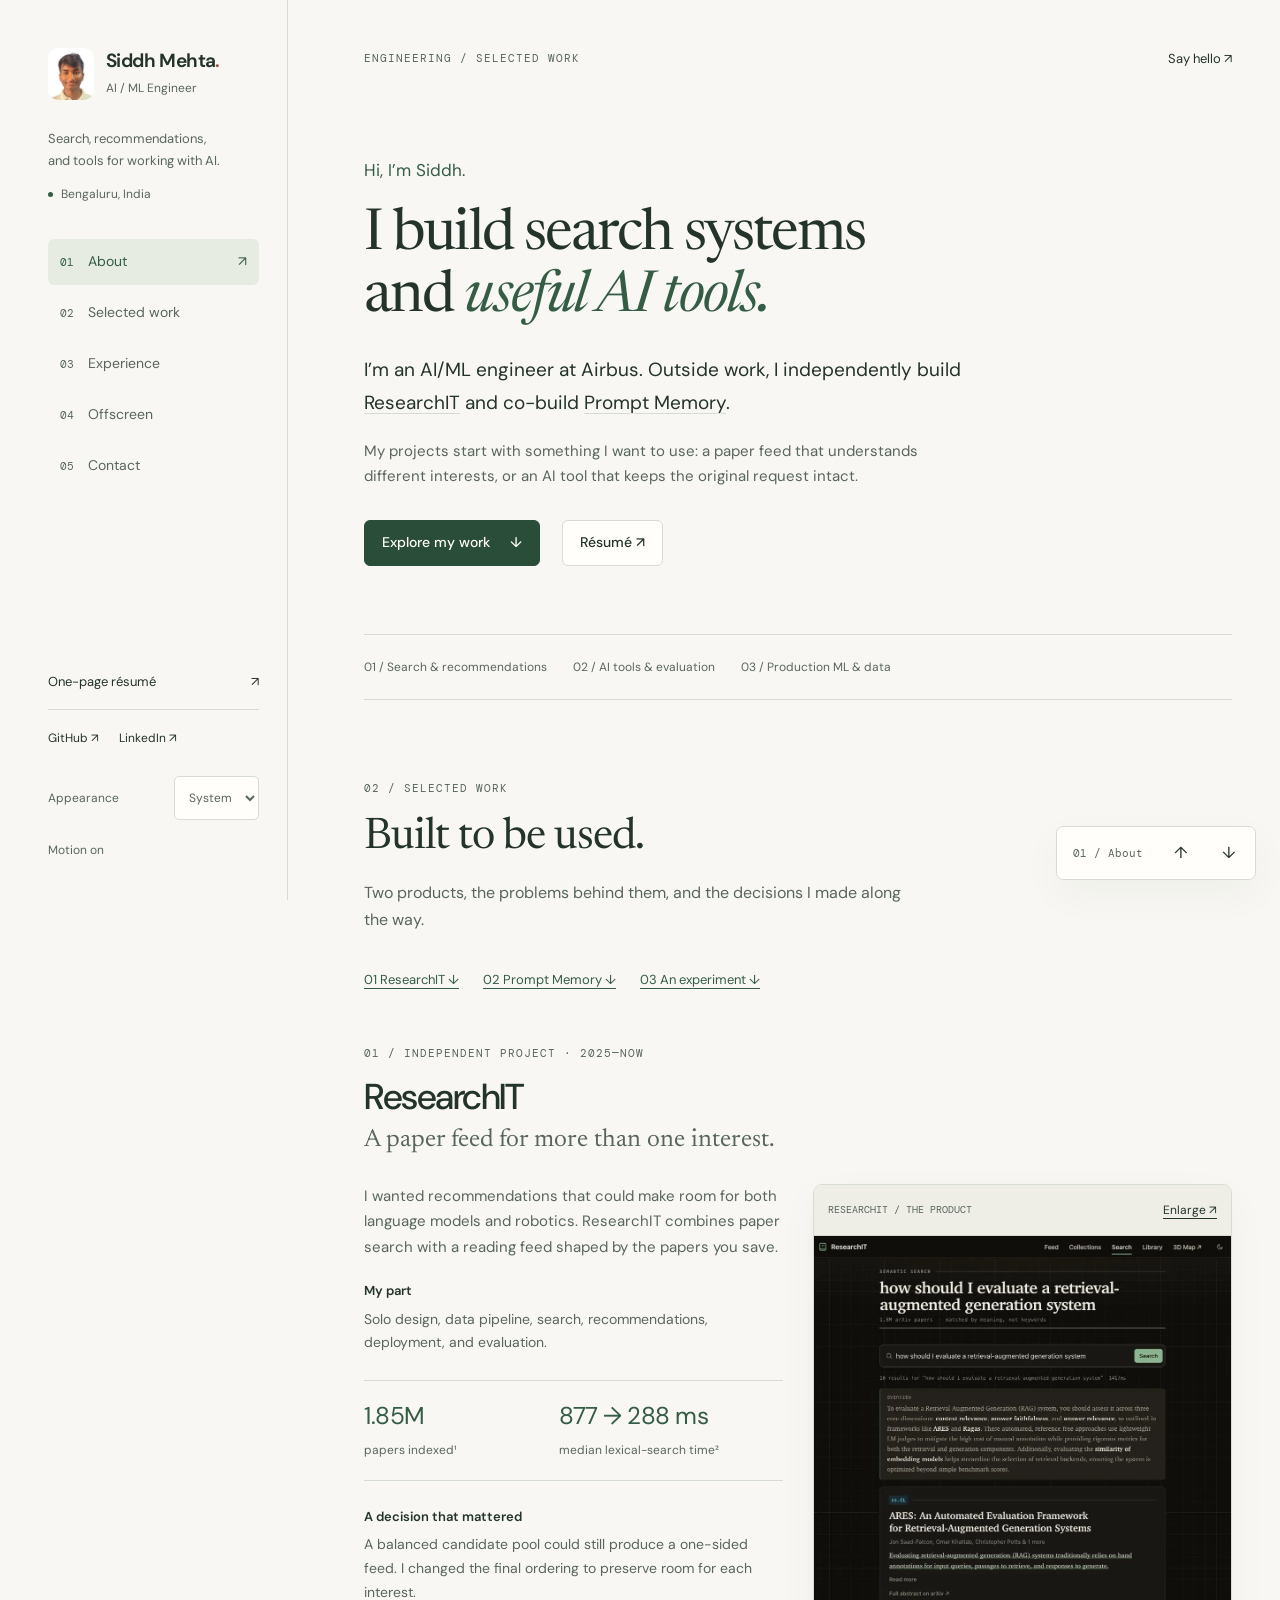
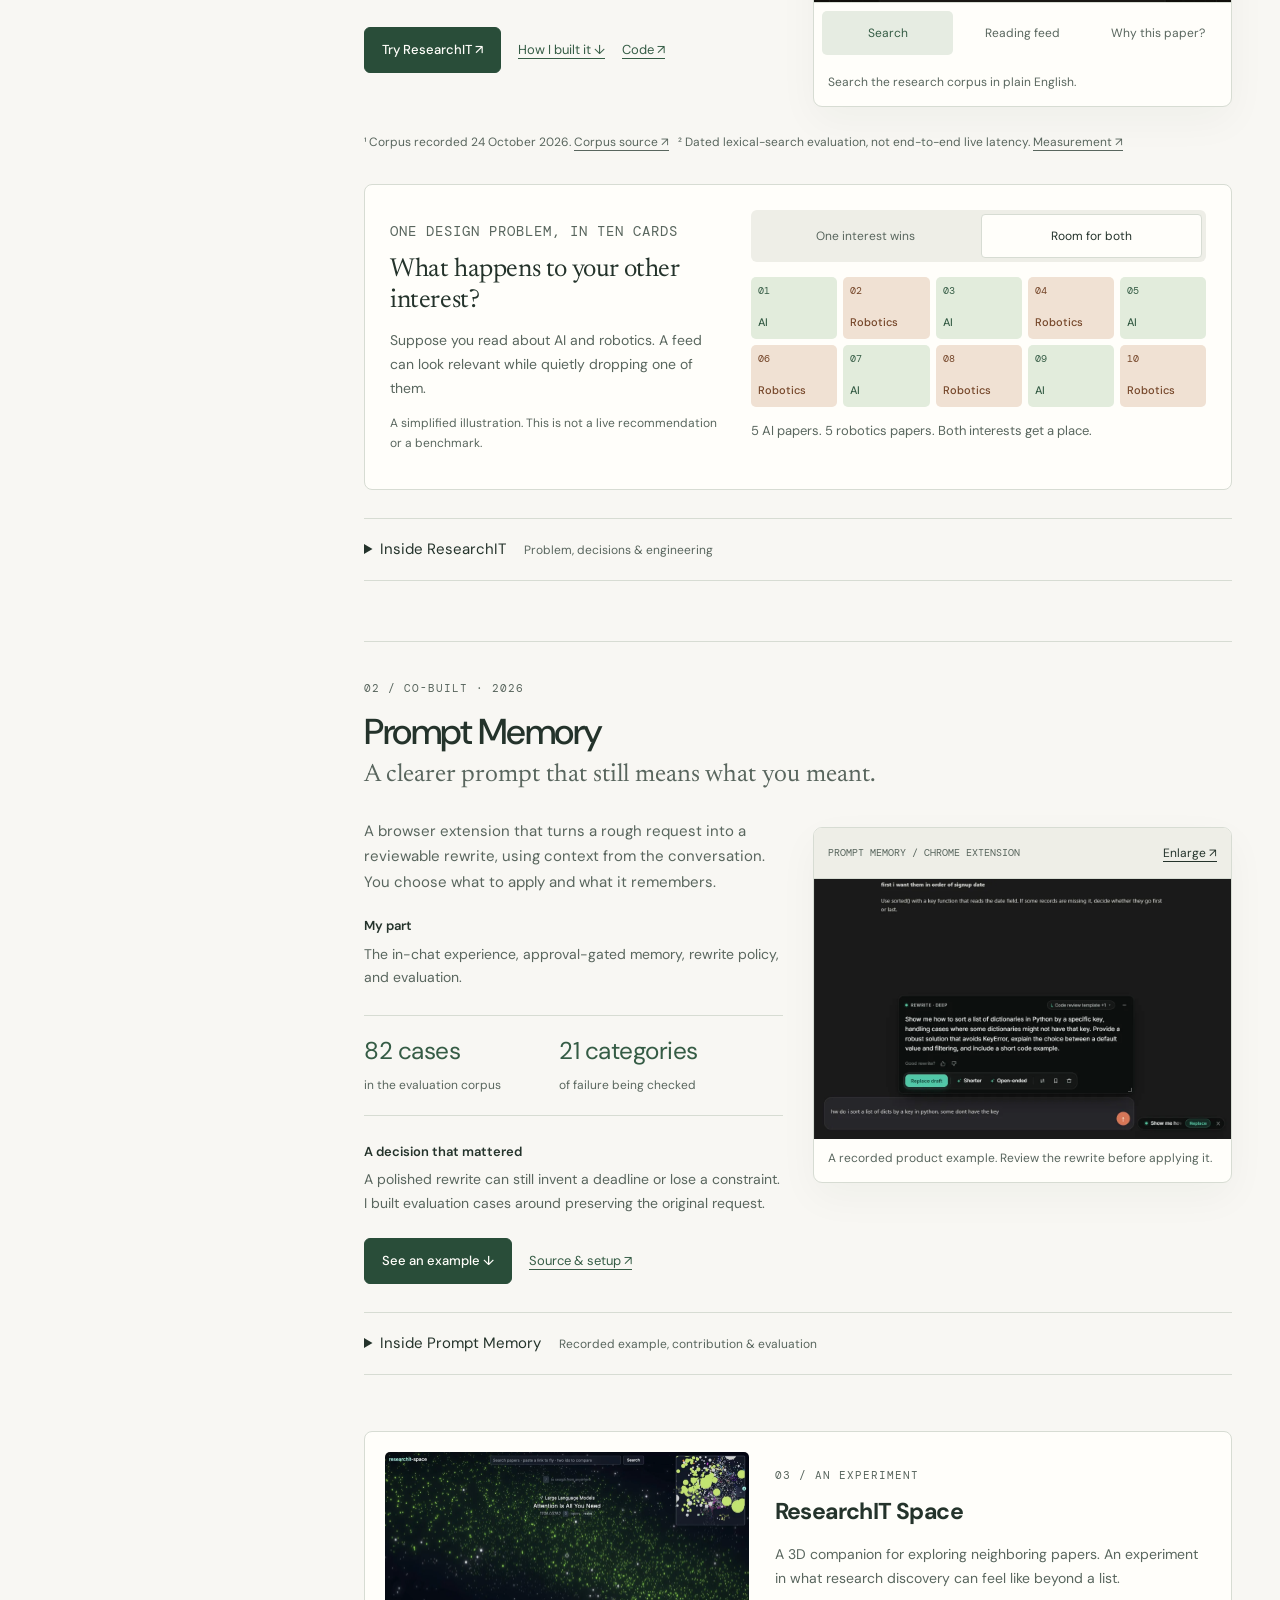
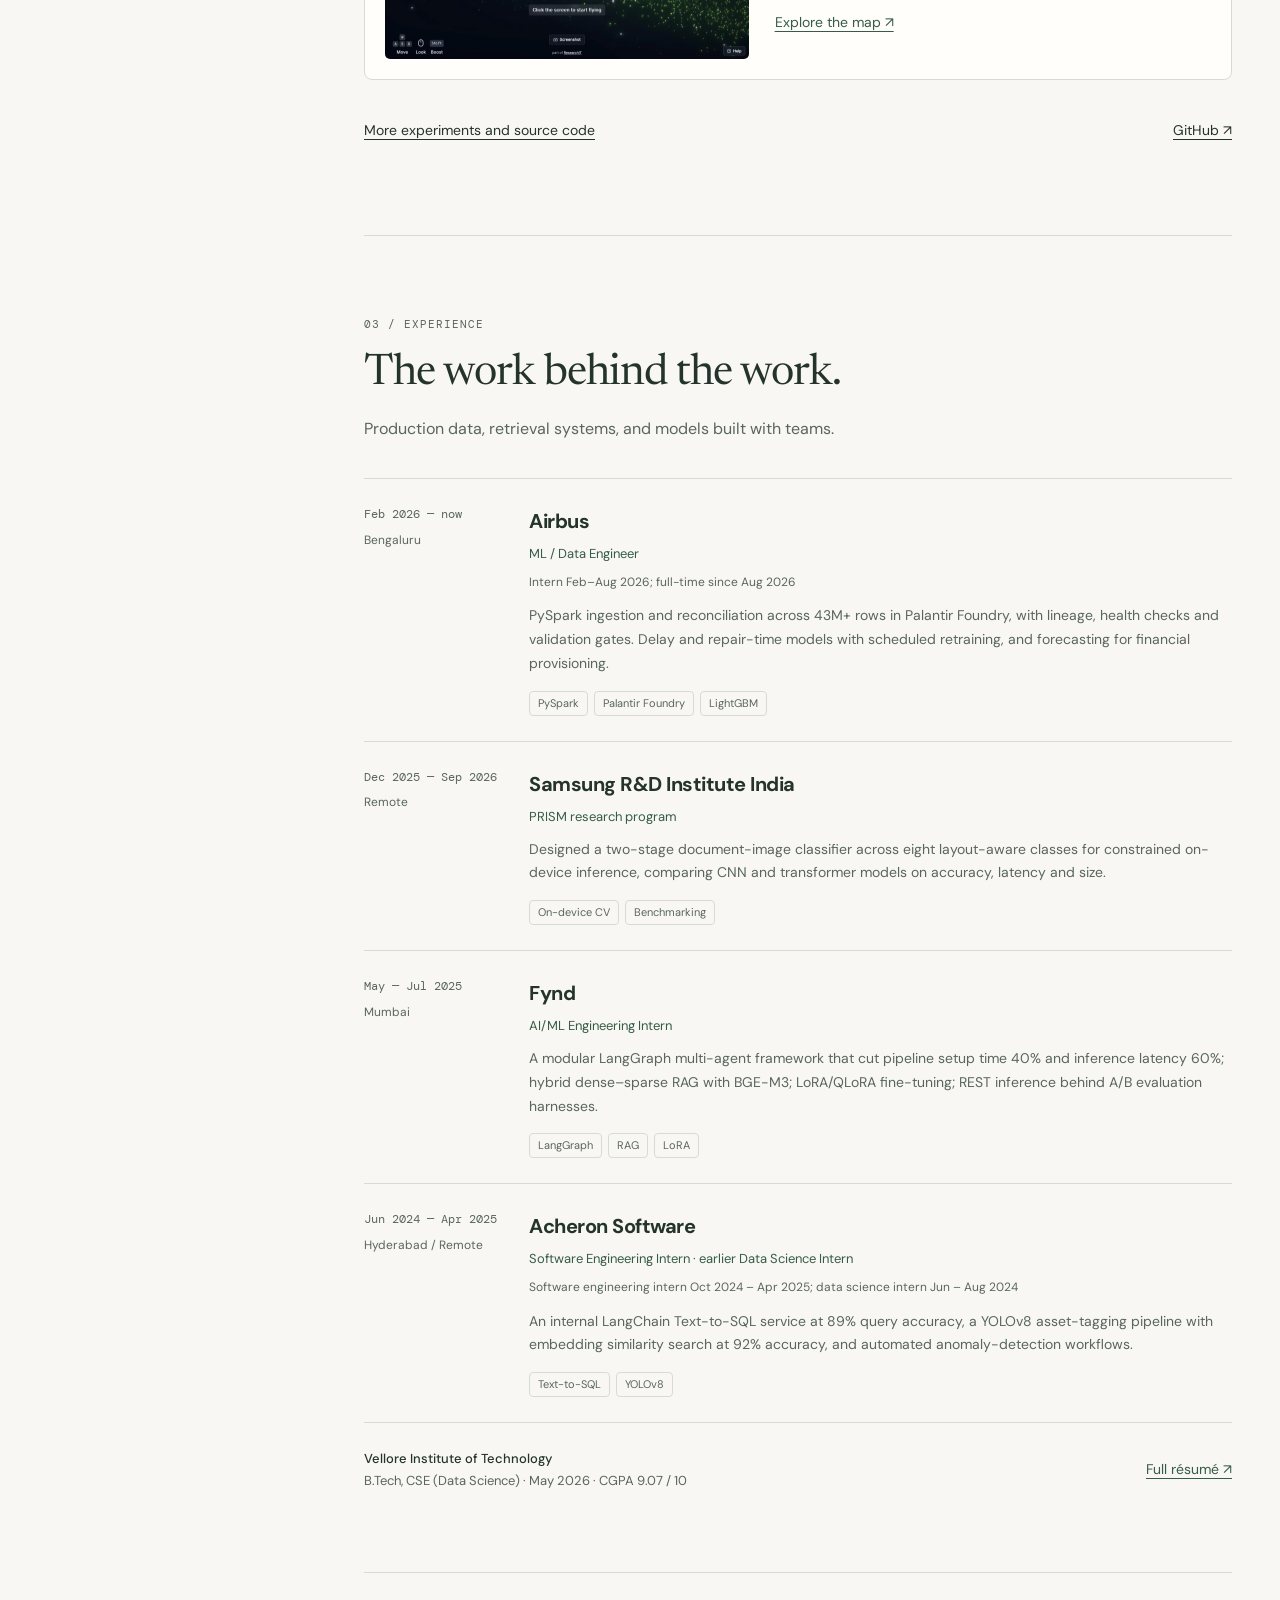
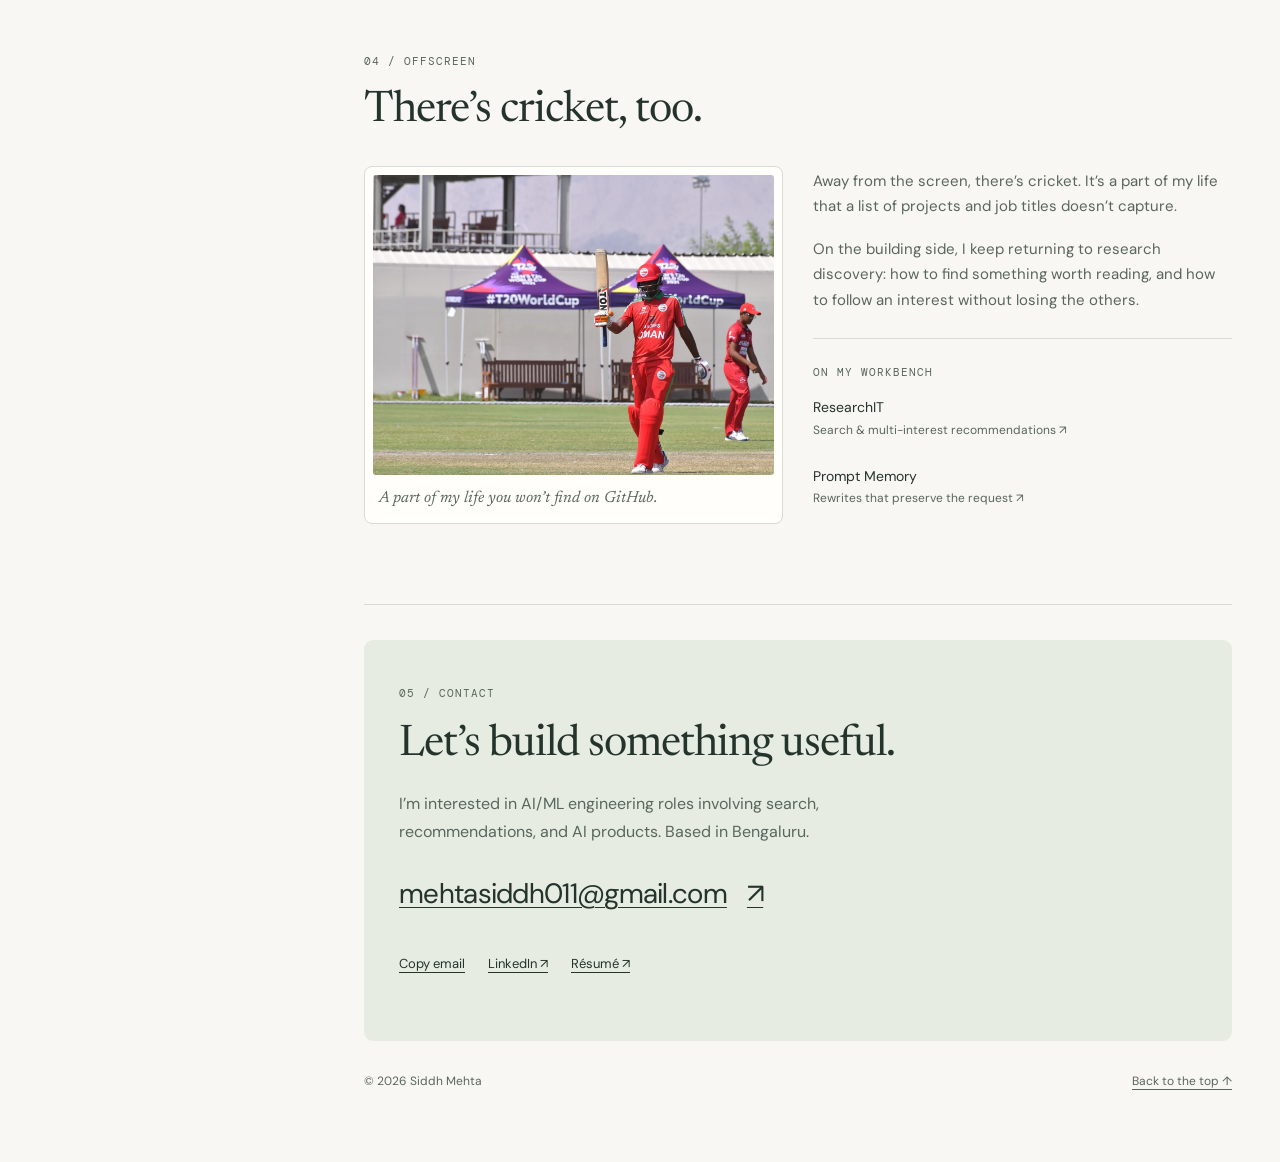
<file: index.html>
<!doctype html>
<html lang="en">
<head>
<meta charset="utf-8">
<meta name="viewport" content="width=device-width, initial-scale=1">
<title>Siddh Mehta — AI / ML Engineer</title>
<meta name="description" content="Siddh Mehta, AI/ML engineer at Airbus. Solo builder of ResearchIT and co-builder of Prompt Memory. Selected work, engineering decisions, and life beyond the screen.">
<link rel="canonical" href="https://siddhm11.github.io/">
<meta name="theme-color" content="#f8f7f3">
<meta name="color-scheme" content="light dark">
<meta property="og:type" content="website">
<meta property="og:title" content="Siddh Mehta — AI / ML Engineer">
<meta property="og:description" content="Search systems, useful AI tools, and the decisions behind them.">
<meta property="og:image" content="https://siddhm11.github.io/assets/social-card.png">
<meta name="twitter:card" content="summary_large_image">
<link rel="icon" href="icon.svg" type="image/svg+xml">
<script>
// Apply the saved preference before paint. Storage is optional (including file previews).
(function () {
  var preference = 'system';
  try { preference = localStorage.getItem('siddh-theme') || 'system'; } catch (_) {}
  if (['light', 'dark', 'system'].indexOf(preference) < 0) preference = 'system';
  document.documentElement.dataset.themePreference = preference;
  document.documentElement.dataset.theme = preference === 'system'
    ? (window.matchMedia('(prefers-color-scheme: dark)').matches ? 'dark' : 'light') : preference;
})();
</script>
<link rel="preconnect" href="https://fonts.googleapis.com">
<link rel="preconnect" href="https://fonts.gstatic.com" crossorigin>
<link href="https://fonts.googleapis.com/css2?family=DM+Sans:wght@400;500;600;650;700&family=DM+Mono:wght@400;500&family=Newsreader:ital,opsz,wght@0,6..72,400;0,6..72,500;1,6..72,400&display=swap" rel="stylesheet">
<link rel="stylesheet" href="style.css">
<script src="app.js" defer></script>
</head>
<body>
<a class="skip" href="#main">Skip to content</a>
<div class="site-shell">
<aside class="sidebar" aria-label="About Siddh and navigation">
 <a class="identity" href="#hello"><img src="assets/portrait.webp" width="64" height="64" alt="Siddh Mehta"><span><strong>Siddh Mehta<span class="name-dot">.</span></strong><small>AI / ML Engineer</small></span></a>
 <p class="sidebar-intro">Search, recommendations,<br>and tools for working with AI.</p>
 <span class="location"><i aria-hidden="true"></i>Bengaluru, India</span>
 <nav class="chapter-nav" aria-label="Portfolio chapters">
  <a href="#hello" class="current" aria-current="location"><span>01</span>About<span class="nav-arrow" aria-hidden="true">↗</span></a>
  <a href="#work"><span>02</span>Selected work<span class="nav-arrow" aria-hidden="true">↗</span></a>
  <a href="#journey"><span>03</span>Experience<span class="nav-arrow" aria-hidden="true">↗</span></a>
  <a href="#offscreen"><span>04</span>Offscreen<span class="nav-arrow" aria-hidden="true">↗</span></a>
  <a href="#contact"><span>05</span>Contact<span class="nav-arrow" aria-hidden="true">↗</span></a>
 </nav>
 <div class="sidebar-bottom">
  <a class="resume-link" href="Siddh_Mehta_Resume.pdf" target="_blank" rel="noopener">One-page résumé <span>↗</span></a>
  <div class="socials"><a href="https://github.com/siddhm11" target="_blank" rel="noopener">GitHub ↗</a><a href="https://www.linkedin.com/in/siddhm11" target="_blank" rel="noopener">LinkedIn ↗</a></div>
  <div class="preferences" data-enhanced hidden><label for="theme-select">Appearance</label><select id="theme-select"><option value="system">System</option><option value="light">Light</option><option value="dark">Dark</option></select><button type="button" id="motion-toggle" aria-pressed="false">Motion on</button></div>
 </div>
</aside>
<main id="main">
<section class="chapter hello" id="hello" aria-labelledby="hello-title">
 <div class="section-top"><span class="eyebrow">ENGINEERING / SELECTED WORK</span><a href="mailto:mehtasiddh011@gmail.com">Say hello ↗</a></div>
 <p class="greeting">Hi, I’m Siddh.</p>
 <h1 id="hello-title">I build search systems<br>and <em>useful AI tools.</em></h1>
 <p class="hero-description">I’m an AI/ML engineer at Airbus. Outside work, I independently build <a href="#researchit">ResearchIT</a> and co-build <a href="#prompt-memory">Prompt Memory</a>.</p>
 <p class="hero-note">My projects start with something I want to use: a paper feed that understands different interests, or an AI tool that keeps the original request intact.</p>
 <div class="hero-actions"><a class="button primary" href="#work">Explore my work <span>↓</span></a><a class="button secondary" href="Siddh_Mehta_Resume.pdf" target="_blank" rel="noopener">Résumé ↗</a></div>
 <div class="intro-strip"><span>01 / Search & recommendations</span><span>02 / AI tools & evaluation</span><span>03 / Production ML & data</span></div>
</section>
<section class="chapter work" id="work" aria-labelledby="work-title">
 <div class="section-heading"><p class="eyebrow">02 / SELECTED WORK</p><h2 id="work-title">Built to be used.</h2><p>Two products, the problems behind them, and the decisions I made along the way.</p></div>
 <nav class="work-index" aria-label="Jump to a project"><a href="#researchit">01 ResearchIT ↓</a><a href="#prompt-memory">02 Prompt Memory ↓</a><a href="#researchit-space">03 An experiment ↓</a></nav>
 <article class="project" id="researchit" aria-labelledby="researchit-title">
  <header class="project-header"><p class="eyebrow">01 / INDEPENDENT PROJECT · 2025—NOW</p><h3 id="researchit-title">ResearchIT</h3><p class="project-pitch">A paper feed for more than one interest.</p></header>
  <div class="project-grid">
   <div class="project-story"><p>I wanted recommendations that could make room for both language models and robotics. ResearchIT combines paper search with a reading feed shaped by the papers you save.</p><p class="ownership"><strong>My part</strong> Solo design, data pipeline, search, recommendations, deployment, and evaluation.</p><dl class="project-facts"><div><dt>1.85M</dt><dd>papers indexed¹</dd></div><div><dt>877 → 288 ms</dt><dd>median lexical-search time²</dd></div></dl><p class="decision"><strong>A decision that mattered</strong> A balanced candidate pool could still produce a one-sided feed. I changed the final ordering to preserve room for each interest.</p><div class="project-actions"><a class="button primary" href="https://siddhm11-researchit.hf.space" target="_blank" rel="noopener">Try ResearchIT ↗</a><a class="text-link" href="#research-detail">How I built it ↓</a><a class="text-link" href="https://github.com/siddhm11/ResearchIT-priv" target="_blank" rel="noopener">Code ↗</a></div></div>
   <figure class="product-capture"><div class="capture-bar"><span>RESEARCHIT / THE PRODUCT</span><a href="assets/rit-search-results.webp" id="research-full-image" target="_blank" rel="noopener" data-enlarge="research-shot">Enlarge ↗</a></div><picture><source srcset="assets/rit-search-results.webp" type="image/webp"><img id="research-shot" src="assets/rit-search-results.jpg" width="944" height="829" alt="ResearchIT: a plain-English research question and relevant paper results" loading="lazy"></picture><div class="shot-choices" data-enhanced hidden role="group" aria-label="ResearchIT screenshots"><button type="button" aria-pressed="true" data-shot="search">Search</button><button type="button" aria-pressed="false" data-shot="feed">Reading feed</button><button type="button" aria-pressed="false" data-shot="why">Why this paper?</button></div><figcaption id="research-shot-caption">Search the research corpus in plain English.</figcaption></figure>
  </div>
  <p class="source-note">¹ Corpus recorded 24 October 2026. <a href="https://siddhm11-researchit.hf.space/healthz/deep" target="_blank" rel="noopener">Corpus source ↗</a> &nbsp; ² Dated lexical-search evaluation, not end-to-end live latency. <a href="https://github.com/siddhm11/ResearchIT-priv/blob/9888b1eebee80b8b8e1686767e97b61bc3e144f3/docs/research/06-Deep-Research-Verdict.md#2026-10-16--word-match-ranks-inside-fts-before-reading-papers-feed-policy-v11" target="_blank" rel="noopener">Measurement ↗</a></p>
  <section class="feed-demo" data-enhanced hidden aria-labelledby="feed-title"><div><p class="eyebrow">ONE DESIGN PROBLEM, IN TEN CARDS</p><h4 id="feed-title">What happens to your other interest?</h4><p>Suppose you read about AI and robotics. A feed can look relevant while quietly dropping one of them.</p><p class="demo-note">A simplified illustration. This is not a live recommendation or a benchmark.</p></div><div class="interest-demo"><div class="interest-switch" role="group" aria-label="Illustrative feed behavior"><button type="button" aria-pressed="false" data-feed="single">One interest wins</button><button type="button" aria-pressed="true" data-feed="balanced">Room for both</button></div><ol class="paper-cards" aria-label="Illustrative reading feed"><li data-topic="ai"><span>01</span><b>AI</b></li>
<li data-topic="robotics"><span>02</span><b>Robotics</b></li>
<li data-topic="ai"><span>03</span><b>AI</b></li>
<li data-topic="robotics"><span>04</span><b>Robotics</b></li>
<li data-topic="ai"><span>05</span><b>AI</b></li>
<li data-topic="robotics"><span>06</span><b>Robotics</b></li>
<li data-topic="ai"><span>07</span><b>AI</b></li>
<li data-topic="robotics"><span>08</span><b>Robotics</b></li>
<li data-topic="ai"><span>09</span><b>AI</b></li>
<li data-topic="robotics"><span>10</span><b>Robotics</b></li></ol><p id="feed-explanation" role="status">5 AI papers. 5 robotics papers. Both interests get a place.</p></div></section>
  <details class="project-details" id="research-detail"><summary>Inside ResearchIT <span>Problem, decisions & engineering</span></summary><div class="detail-body"><h4 id="research-detail-title">A feed for a person<br>with more than one interest.</h4><p class="dialog-intro">Designed, built, deployed, and evaluated independently.</p><div class="detail-columns"><div><h5>Why I built it</h5><p>Save papers about language models and robotics, and a single averaged profile can lose what made each interest distinct. I wanted recommendations that made room for both.</p></div><div><h5>What I learned</h5><p>Balancing the candidate pool isn’t enough. The final ordering matters too. Interest quotas and diversity within each interest help keep one topic from taking over.</p></div></div><div class="detail-example"><span class="eyebrow">TRY THIS ON THE REAL APP</span><p>“How should I evaluate a retrieval-augmented generation system?”</p><a href="https://siddhm11-researchit.hf.space/search?q=how%20should%20I%20evaluate%20a%20retrieval-augmented%20generation%20system" class="plain-link" target="_blank" rel="noopener">Run this example ↗</a></div><details class="technical-detail"><summary>The engineering, if you’re curious <span>+</span></summary><p>BGE-M3 retrieves semantic neighbors from Qdrant. SQLite FTS5 adds lexical matches. Reciprocal rank fusion brings the lists together, and a cross-encoder reranks a small candidate set.</p><p>The discovery feed uses saved-paper interests, quota allocation, and diversity within each interest. The default feed scorer is heuristic; the optional learned model is a separate experiment.</p><div class="evidence-row"><strong>877 → 288 ms</strong><span>Median lexical-search time in a dated evaluation.</span><a href="https://github.com/siddhm11/ResearchIT-priv/blob/9888b1eebee80b8b8e1686767e97b61bc3e144f3/docs/research/06-Deep-Research-Verdict.md#2026-10-16--word-match-ranks-inside-fts-before-reading-papers-feed-policy-v11" target="_blank" rel="noopener">Read the measurement ↗</a></div><p class="small-copy">Measurements describe specific evaluation conditions; they aren’t promises about every live query.</p></details><div class="dialog-actions"><a class="button dark" href="https://siddhm11-researchit.hf.space" target="_blank" rel="noopener">Explore ResearchIT ↗</a><a class="plain-link" href="https://github.com/siddhm11/ResearchIT-priv/blob/main/docs/CURRENT-STATE.md" target="_blank" rel="noopener">Architecture & limitations ↗</a></div></div></details>
 </article>
 <article class="project" id="prompt-memory" aria-labelledby="memory-title">
  <header class="project-header"><p class="eyebrow">02 / CO-BUILT · 2026</p><h3 id="memory-title">Prompt Memory</h3><p class="project-pitch">A clearer prompt that still means what you meant.</p></header>
  <div class="project-grid">
   <div class="project-story"><p>A browser extension that turns a rough request into a reviewable rewrite, using context from the conversation. You choose what to apply and what it remembers.</p><p class="ownership"><strong>My part</strong> The in-chat experience, approval-gated memory, rewrite policy, and evaluation.</p><dl class="project-facts"><div><dt>82 cases</dt><dd>in the evaluation corpus</dd></div><div><dt>21 categories</dt><dd>of failure being checked</dd></div></dl><p class="decision"><strong>A decision that mattered</strong> A polished rewrite can still invent a deadline or lose a constraint. I built evaluation cases around preserving the original request.</p><div class="project-actions"><a class="button primary" href="#memory-detail">See an example ↓</a><a class="text-link" href="https://github.com/siddhm11/prompt_engineering_skeleton" target="_blank" rel="noopener">Source & setup ↗</a></div></div>
   <figure class="product-capture memory-capture"><div class="capture-bar"><span>PROMPT MEMORY / CHROME EXTENSION</span><a href="assets/pm-rewrite.webp" target="_blank" rel="noopener" data-enlarge="memory-shot">Enlarge ↗</a></div><img id="memory-shot" src="assets/pm-rewrite.webp" width="1060" height="660" alt="Prompt Memory interface showing a rough Python question and a reviewable rewrite" loading="lazy"><figcaption>A recorded product example. Review the rewrite before applying it.</figcaption></figure>
  </div>
  <details class="project-details" id="memory-detail"><summary>Inside Prompt Memory <span>Recorded example, contribution & evaluation</span></summary><div class="detail-body"><h4 id="memory-detail-title">A better prompt should<br>still sound like your request.</h4><p class="dialog-intro">Co-built with a collaborator. My focus: the in-chat experience, approval-gated memory, rewrite policy, and evaluation.</p><div class="detail-columns"><div><h5>The problem</h5><p>A prompt can look polished and still change what you meant. Invented deadlines, extra requirements, or lost constraints are real failures.</p></div><div><h5>The decision</h5><p>Show the rewrite before applying it. Keep the user in control. Write passive memory only after an approved rewrite is applied.</p></div></div><div class="detail-example prompt-example"><span class="eyebrow">AN EXAMPLE FROM THE PRODUCT SCREENSHOT</span><div><span class="example-label">THE ROUGH THOUGHT</span><p>“hw do i sort a list of dicts by a key in python, some dont have the key”</p></div><details class="rewrite-example"><summary>Compare the recorded rewrite</summary><div id="rewrite-example"><span class="example-label">THE REVIEWABLE REWRITE</span><p>“Show me how to sort a list of dictionaries in Python by a specific key, handling cases where some dictionaries might not have that key. Provide a robust solution that avoids KeyError, explain the choice between a default value and filtering, and include a short code example.”</p><small>A recorded example, not a live model call.</small></div></details></div><details class="technical-detail"><summary>A little more on my contribution <span>+</span></summary><p>I built most of the in-chat extension, including the rewrite card, context library, and voice review, alongside the approval-gated memory and rewrite evaluation work. My co-builder started the project and led the landing page, analytics dashboard, sign-in, and release work.</p><p>The 82-case corpus spans 21 failure categories, including numerical fidelity, negative constraints, language preservation, and context injection. A larger held-out evaluation remains a useful next step.</p><a class="plain-link" href="https://github.com/siddhm11/prompt_engineering_skeleton/blob/main/evals/README.md" target="_blank" rel="noopener">Explore the evaluation corpus ↗</a></details><div class="dialog-actions"><a class="button dark" href="https://github.com/siddhm11/prompt_engineering_skeleton" target="_blank" rel="noopener">Source & installation ↗</a></div></div></details>
 </article>
 <aside class="experiment" id="researchit-space" aria-labelledby="space-title"><a class="experiment-image" href="https://researchit-space.vercel.app/" target="_blank" rel="noopener"><img src="assets/space-map.webp" width="1456" height="829" alt="ResearchIT Space: papers arranged in a navigable three-dimensional map" loading="lazy"></a><div><p class="eyebrow">03 / AN EXPERIMENT</p><h3 id="space-title">ResearchIT Space</h3><p>A 3D companion for exploring neighboring papers. An experiment in what research discovery can feel like beyond a list.</p><a class="text-link" href="https://researchit-space.vercel.app/" target="_blank" rel="noopener">Explore the map ↗</a></div></aside>
 <a class="more-work" href="https://github.com/siddhm11?tab=repositories" target="_blank" rel="noopener">More experiments and source code <span>GitHub ↗</span></a>
</section>
<section class="chapter journey" id="journey" aria-labelledby="journey-title">
 <div class="section-heading"><p class="eyebrow">03 / EXPERIENCE</p><h2 id="journey-title">The work behind the work.</h2><p>Production data, retrieval systems, and models built with teams.</p></div>
 <ol class="timeline"><li>
 <div class="timeline-date">Feb 2026 — now<span>Bengaluru</span></div>
 <div><h3>Airbus</h3>
 <p class="role">ML / Data Engineer</p><span class="role-note">Intern Feb–Aug 2026; full-time since Aug 2026</span>
 <p>PySpark ingestion and reconciliation across 43M+ rows in Palantir Foundry, with lineage, health checks and validation gates. Delay and repair-time models with scheduled retraining, and forecasting for financial provisioning.</p>
 <ul class="tags" aria-label="Tools"><li>PySpark</li><li>Palantir Foundry</li><li>LightGBM</li></ul></div>
</li>
<li>
 <div class="timeline-date">Dec 2025 — Sep 2026<span>Remote</span></div>
 <div><h3>Samsung R&amp;D Institute India</h3>
 <p class="role">PRISM research program</p>
 <p>Designed a two-stage document-image classifier across eight layout-aware classes for constrained on-device inference, comparing CNN and transformer models on accuracy, latency and size.</p>
 <ul class="tags" aria-label="Tools"><li>On-device CV</li><li>Benchmarking</li></ul></div>
</li>
<li>
 <div class="timeline-date">May — Jul 2025<span>Mumbai</span></div>
 <div><h3>Fynd</h3>
 <p class="role">AI/ML Engineering Intern</p>
 <p>A modular LangGraph multi-agent framework that cut pipeline setup time 40% and inference latency 60%; hybrid dense–sparse RAG with BGE-M3; LoRA/QLoRA fine-tuning; REST inference behind A/B evaluation harnesses.</p>
 <ul class="tags" aria-label="Tools"><li>LangGraph</li><li>RAG</li><li>LoRA</li></ul></div>
</li>
<li>
 <div class="timeline-date">Jun 2024 — Apr 2025<span>Hyderabad / Remote</span></div>
 <div><h3>Acheron Software</h3>
 <p class="role">Software Engineering Intern · earlier Data Science Intern</p><span class="role-note">Software engineering intern Oct 2024 – Apr 2025; data science intern Jun – Aug 2024</span>
 <p>An internal LangChain Text-to-SQL service at 89% query accuracy, a YOLOv8 asset-tagging pipeline with embedding similarity search at 92% accuracy, and automated anomaly-detection workflows.</p>
 <ul class="tags" aria-label="Tools"><li>Text-to-SQL</li><li>YOLOv8</li></ul></div>
</li></ol>
 <div class="education-line"><p><strong>Vellore Institute of Technology</strong><br>B.Tech, CSE (Data Science) · May 2026 · CGPA 9.07 / 10</p><a class="text-link" href="Siddh_Mehta_Resume.pdf" target="_blank" rel="noopener">Full résumé ↗</a></div>
</section>
<section class="chapter offscreen" id="offscreen" aria-labelledby="offscreen-title">
 <div class="section-heading"><p class="eyebrow">04 / OFFSCREEN</p><h2 id="offscreen-title">There’s cricket, too.</h2></div>
 <div class="offscreen-grid"><figure class="field-photo"><img src="assets/cricket.webp" width="1600" height="1067" alt="Siddh raising his bat on the cricket field, wearing an Oman jersey" loading="lazy"><figcaption>A part of my life you won’t find on GitHub.</figcaption></figure><div class="offscreen-copy"><p>Away from the screen, there’s cricket. It’s a part of my life that a list of projects and job titles doesn’t capture.</p><p>On the building side, I keep returning to research discovery: how to find something worth reading, and how to follow an interest without losing the others.</p><div class="currently"><span class="eyebrow">ON MY WORKBENCH</span><a href="#researchit">ResearchIT <span>Search & multi-interest recommendations ↗</span></a><a href="#prompt-memory">Prompt Memory <span>Rewrites that preserve the request ↗</span></a></div></div></div>
</section>
<section class="chapter contact" id="contact" aria-labelledby="contact-title">
 <p class="eyebrow">05 / CONTACT</p><h2 id="contact-title">Let’s build something useful.</h2><p>I’m interested in AI/ML engineering roles involving search, recommendations, and AI products. Based in Bengaluru.</p><a class="email-link" href="mailto:mehtasiddh011@gmail.com">mehtasiddh011@gmail.com <span>↗</span></a><div class="contact-bottom"><button type="button" class="copy-button" data-copy="mehtasiddh011@gmail.com" data-enhanced hidden>Copy email</button><a href="https://www.linkedin.com/in/siddhm11" target="_blank" rel="noopener">LinkedIn ↗</a><a href="Siddh_Mehta_Resume.pdf" target="_blank" rel="noopener">Résumé ↗</a><span class="copy-status" role="status" aria-live="polite"></span></div>
</section>
<footer><span>© 2026 Siddh Mehta</span><a href="#hello">Back to the top ↑</a></footer>
</main>
</div>
<div class="chapter-control" data-enhanced hidden aria-label="Chapter navigation"><span id="chapter-readout">01 / About</span><a id="previous-chapter" href="#hello" aria-label="Back to about">↑</a><a id="next-chapter" href="#work" aria-label="Next chapter: selected work">↓</a></div>
<dialog id="image-dialog" aria-label="Enlarged product screenshot"><div class="image-dialog-top"><p id="image-caption"></p><button class="dialog-close" type="button" aria-label="Close screenshot">Close ✕</button></div><img id="enlarged-image" alt=""></dialog>
</body>
</html>
</file>
<file: style.css>
/* Shared layout and semantic colors: both themes use the same readable hierarchy. */
:root {
  color-scheme: light;
  --paper: #f8f7f3;
  --surface: #fffefa;
  --surface-2: #eeeee7;
  --ink: #24332b;
  --muted: #59665e;
  --line: #d7dcd3;
  --accent: #355c45;
  --accent-soft: #e6ece2;
  --warm: #975337;
  --button: #294d39;
  --button-ink: #fffefa;
  --ai-bg: #e2ecdc;
  --robotics-bg: #f0e1d3;
  --robotics-ink: #744528;
  --shadow: 0 14px 40px #17281b0a;
  --serif: 'Newsreader', Georgia, serif;
  --sans: 'DM Sans', system-ui, sans-serif;
  --mono: 'DM Mono', monospace;
}
:root[data-theme="dark"] {
  color-scheme: dark;
  --paper: #151815;
  --surface: #1c211d;
  --surface-2: #232b24;
  --ink: #eeeFE7;
  --muted: #adb8ad;
  --line: #354037;
  --accent: #b4d4b3;
  --accent-soft: #29392c;
  --warm: #e2b08e;
  --button: #b4d4b3;
  --button-ink: #17251c;
  --ai-bg: #2c422f;
  --robotics-bg: #4b3528;
  --robotics-ink: #f1c6a0;
  --shadow: 0 14px 40px #0002;
}
/* System theme still works when scripts are unavailable. */
@media (prefers-color-scheme: dark) {
  :root:not([data-theme]) {
    color-scheme: dark;
    --paper:#151815; --surface:#1c211d; --surface-2:#232b24;
    --ink:#eeefe7; --muted:#adb8ad; --line:#354037;
    --accent:#b4d4b3; --accent-soft:#29392c; --warm:#e2b08e;
    --button:#b4d4b3; --button-ink:#17251c;
    --ai-bg:#2c422f; --robotics-bg:#4b3528; --robotics-ink:#f1c6a0;
    --shadow:0 14px 40px #0002;
  }
}
*, *::before, *::after { box-sizing: border-box; }
html { scroll-behavior: smooth; scroll-padding-top: 28px; }
body { margin: 0; background: var(--paper); color: var(--ink); font: 400 16px/1.7 var(--sans); -webkit-font-smoothing: antialiased; }
body.modal-open { overflow: hidden; }
[hidden] { display: none !important; }
a { color: inherit; text-decoration-thickness: 1px; text-underline-offset: 4px; }
a:hover { color: var(--accent); }
button, select { font: inherit; color: inherit; }
button, select, summary { cursor: pointer; }
img { display: block; max-width: 100%; height: auto; }
p, h1, h2, h3, h4, h5, figure, dl, dd { margin: 0; }
button, a, summary { -webkit-tap-highlight-color: transparent; }
:focus-visible { outline: 2px solid var(--accent); outline-offset: 5px; }
::selection { background: var(--accent-soft); color: var(--ink); }
.skip { position: fixed; left: 20px; top: -100px; z-index: 100; padding: 12px 20px; background: var(--button); color: var(--button-ink); }
.skip:focus { top: 12px; }
.site-shell { display: grid; grid-template-columns: 240px minmax(0, 1fr); gap: 76px; max-width: 1390px; margin: auto; padding: 0 48px; }
.sidebar { position: sticky; top: 0; height: 100svh; display: flex; flex-direction: column; border-right: 1px solid var(--line); padding: 48px 28px 28px 0; overflow-y: auto; }
.identity { display: flex; align-items: center; gap: 12px; text-decoration: none; }
.identity img { width: 46px; height: 52px; border-radius: 10px; object-fit: cover; object-position: center 25%; }
.identity strong { display: block; font-size: 19px; font-weight: 650; letter-spacing: -.6px; line-height: 1.3; }
.name-dot { color: var(--warm); }
.identity small { display: block; color: var(--muted); font-size: 12px; margin-top: 4px; }
.sidebar-intro { color: var(--muted); font-size: 13px; line-height: 1.7; margin: 28px 0 12px; }
.location { display: flex; gap: 8px; align-items: center; font-size: 12px; color: var(--muted); }
.location i { width: 5px; height: 5px; border-radius: 50%; background: var(--accent); }
.chapter-nav { display: grid; gap: 5px; margin: 34px 0; }
.chapter-nav a { display: flex; gap: 14px; align-items: center; min-height: 46px; padding: 9px 12px; border-radius: 6px; color: var(--muted); font-size: 14px; text-decoration: none; transition: background .18s; }
.chapter-nav a > span:first-child { font: 11px var(--mono); }
.chapter-nav a:hover, .chapter-nav a.current { background: var(--accent-soft); color: var(--accent); }
.nav-arrow { margin-left: auto; visibility: hidden; }
.current .nav-arrow { visibility: visible; }
.sidebar-bottom { margin-top: auto; padding-top: 24px; }
.resume-link { display: flex; justify-content: space-between; border-bottom: 1px solid var(--line); padding: 10px 0 16px; font-size: 13px; text-decoration: none; }
.socials { display: flex; gap: 20px; margin: 12px 0 22px; font-size: 12px; }
.socials a { padding: 6px 0; text-decoration: none; }
.preferences { display: grid; grid-template-columns: 1fr auto; gap: 8px; align-items: center; font-size: 12px; color: var(--muted); }
.preferences select { min-height: 44px; padding: 8px 10px; background: var(--surface); border: 1px solid var(--line); border-radius: 5px; }
.preferences button { grid-column: 1 / -1; text-align: left; min-height: 44px; border: 0; padding: 6px 0; background: transparent; font-size: 12px; color: var(--muted); }
main { min-width: 0; }
.chapter { padding: 80px 0; border-bottom: 1px solid var(--line); }
.hello { padding: 40px 0 0; }
.section-top { display: flex; align-items: center; justify-content: space-between; gap: 16px; font-size: 13px; }
.section-top a { padding: 8px 0; text-decoration: none; }
.eyebrow { color: var(--muted); font: 400 11px/1.6 var(--mono); letter-spacing: 1px; }
.greeting { color: var(--accent); font-size: 17px; margin-top: 78px; }
h1 { font: 400 clamp(44px, 4.5vw, 66px)/1.08 var(--serif); letter-spacing: -1.9px; margin: 20px 0 25px; }
em { color: var(--accent); font-weight: 400; }
.hero-description { max-width: 610px; font-size: 19px; line-height: 1.7; }
.hero-description a { text-decoration-color: var(--line); }
.hero-note { max-width: 590px; font-size: 15px; color: var(--muted); margin-top: 20px; }
.hero-actions, .project-actions { display: flex; flex-wrap: wrap; align-items: center; gap: 16px 22px; margin-top: 30px; }
.button { display: inline-flex; align-items: center; justify-content: center; gap: 20px; min-height: 46px; padding: 10px 17px; border: 1px solid var(--line); border-radius: 6px; font-size: 14px; font-weight: 500; text-decoration: none; transition: transform .2s, box-shadow .2s; }
.button:hover { transform: translateY(-2px); box-shadow: var(--shadow); }
.button.primary { background: var(--button); border-color: var(--button); color: var(--button-ink); }
.button.secondary { background: var(--surface); }
.text-link { display: inline-flex; min-height: 44px; align-items: center; font-size: 14px; color: var(--accent); }
.intro-strip { display: flex; flex-wrap: wrap; gap: 12px 26px; margin-top: 68px; padding: 22px 0; border-top: 1px solid var(--line); color: var(--muted); font-size: 12px; }
h2 { font: 400 clamp(34px, 3.4vw, 45px)/1.15 var(--serif); letter-spacing: -1px; }
.section-heading .eyebrow { margin-bottom: 15px; }
.section-heading > p:last-child:not(.eyebrow) { margin-top: 16px; color: var(--muted); max-width: 560px; }
.work-index { display: flex; flex-wrap: wrap; gap: 8px 24px; margin: 26px 0 6px; }
.work-index a { padding: 10px 0; font-size: 13px; color: var(--accent); }
.project { padding-top: 38px; scroll-margin-top: 28px; }
.project + .project { margin-top: 60px; border-top: 1px solid var(--line); }
.project-header { margin-bottom: 26px; }
.project-header h3 { font: 500 36px/1.2 var(--sans); letter-spacing: -1.5px; margin: 12px 0 6px; }
.project-pitch { font: 400 25px/1.35 var(--serif); color: var(--muted); }
.project-grid { display: grid; grid-template-columns: 1fr 1fr; gap: 30px; align-items: start; }
.project-story > p { font-size: 15px; color: var(--muted); }
.project-story .ownership { margin-top: 20px; font-size: 14px; }
.ownership strong, .decision strong { display: block; color: var(--ink); font-size: 13px; margin-bottom: 5px; font-weight: 600; }
.project-facts { display: grid; grid-template-columns: 1fr 1.25fr; gap: 16px; margin: 25px 0; padding: 20px 0; border-top: 1px solid var(--line); border-bottom: 1px solid var(--line); }
.project-facts dt { font-size: clamp(19px, 1.9vw, 25px); color: var(--accent); line-height: 1.3; letter-spacing: -.5px; white-space: nowrap; }
.project-facts dd { font-size: 12px; color: var(--muted); margin-top: 7px; }
.project-story .decision { font-size: 14px; }
.project-actions { gap: 8px 17px; margin-top: 22px; }
.project-actions .button, .project-actions .text-link { font-size: 13px; }
.product-capture { min-width: 0; border: 1px solid var(--line); border-radius: 9px; background: var(--surface); overflow: hidden; box-shadow: var(--shadow); }
.capture-bar { display: flex; justify-content: space-between; align-items: center; gap: 12px; padding: 10px 14px; background: var(--surface-2); border-bottom: 1px solid var(--line); }
.capture-bar > span { font: 10px/1.5 var(--mono); color: var(--muted); }
.capture-bar > a { min-height: 30px; display: flex; align-items: center; font-size: 12px; white-space: nowrap; }
.product-capture img { width: 100%; height: auto; background: #fff; }
.memory-capture { margin-top: 8px; }
.shot-choices { display: flex; gap: 4px; padding: 8px; border-top: 1px solid var(--line); }
.shot-choices button { flex: 1; min-width: 0; min-height: 44px; border: 0; border-radius: 5px; padding: 7px; background: transparent; color: var(--muted); font-size: 12px; line-height: 1.4; }
.shot-choices button[aria-pressed="true"] { background: var(--accent-soft); color: var(--accent); }
.product-capture figcaption { padding: 10px 14px 14px; color: var(--muted); font-size: 12px; line-height: 1.6; }
.source-note { font-size: 12px; color: var(--muted); margin-top: 25px; line-height: 1.8; }
.feed-demo { display: grid; grid-template-columns: .85fr 1.15fr; align-items: center; gap: 25px; margin-top: 30px; padding: 25px; border: 1px solid var(--line); border-radius: 8px; background: var(--surface); }
h4 { font: 400 26px/1.2 var(--serif); letter-spacing: -.4px; }
.feed-demo h4 { margin: 12px 0; }
.feed-demo p { font-size: 14px; color: var(--muted); }
.feed-demo .demo-note { font-size: 12px; margin-top: 12px; }
.interest-switch { display: flex; gap: 5px; padding: 4px; background: var(--surface-2); border-radius: 6px; margin-bottom: 15px; }
.interest-switch button { flex: 1; min-height: 44px; padding: 7px 8px; border: 1px solid transparent; border-radius: 4px; background: transparent; font-size: 12px; color: var(--muted); }
.interest-switch button[aria-pressed="true"] { background: var(--surface); color: var(--ink); border-color: var(--line); }
.paper-cards { list-style: none; margin: 0; padding: 0; display: grid; grid-template-columns: repeat(5, 1fr); gap: 6px; }
.paper-cards li { min-height: 62px; display: flex; flex-direction: column; justify-content: space-between; padding: 7px; border-radius: 5px; background: var(--ai-bg); color: var(--accent); transition: background .25s, color .25s; }
.paper-cards li[data-topic="robotics"] { background: var(--robotics-bg); color: var(--robotics-ink); }
.paper-cards span { font: 10px var(--mono); }
.paper-cards b { font-size: 11px; font-weight: 500; }
.interest-demo > p { margin-top: 13px; min-height: 44px; font-size: 13px; }
.project-details { margin-top: 28px; border-top: 1px solid var(--line); border-bottom: 1px solid var(--line); scroll-margin-top: 30px; }
summary { padding: 18px 0; font-size: 15px; color: var(--ink); }
.project-details > summary > span { font-size: 12px; color: var(--muted); margin-left: 14px; }
.project-details[open] > summary { border-bottom: 1px solid var(--line); }
.detail-body { padding: 28px 0; max-width: 780px; }
.detail-body > h4 { font-size: 31px; }
.dialog-intro { margin-top: 15px; font-size: 14px; color: var(--muted); }
.detail-columns { display: grid; grid-template-columns: 1fr 1fr; gap: 28px; margin: 25px 0; }
.detail-columns h5 { font-size: 15px; margin-bottom: 8px; }
.detail-columns p, .technical-detail p { color: var(--muted); font-size: 14px; }
.detail-example { padding: 22px; background: var(--surface-2); border-radius: 6px; margin: 24px 0; }
.detail-example > p { font: 400 24px/1.3 var(--serif); margin: 14px 0; }
.plain-link { display: inline-flex; align-items: center; min-height: 44px; font-size: 14px; color: var(--accent); }
.example-label { display: block; font: 11px var(--mono); color: var(--muted); margin: 18px 0 10px; }
.prompt-example p { font-size: 16px; }
.prompt-example small { display: block; font-size: 12px; color: var(--muted); margin-top: 14px; }
.technical-detail { margin-top: 20px; }
.technical-detail p { margin: 10px 0 15px; }
.evidence-row { display: flex; flex-wrap: wrap; gap: 12px; padding: 16px 0; align-items: center; font-size: 13px; }
.evidence-row strong { font-size: 23px; color: var(--accent); }
.dialog-actions { display: flex; flex-wrap: wrap; gap: 15px; align-items: center; margin-top: 22px; }
/* Legacy narrative buttons share the primary treatment. */
.button.dark { background: var(--button); color: var(--button-ink); border-color: var(--button); }
.experiment { display: grid; grid-template-columns: 1fr 1.2fr; gap: 26px; align-items: center; border: 1px solid var(--line); border-radius: 8px; padding: 20px; margin-top: 56px; background: var(--surface); scroll-margin-top: 30px; }
.experiment-image { border-radius: 5px; overflow: hidden; }
.experiment h3 { font-size: 23px; letter-spacing: -.6px; margin: 8px 0 12px; }
.experiment p:not(.eyebrow) { color: var(--muted); font-size: 14px; }
.experiment .text-link { margin-top: 10px; }
.more-work { display: flex; justify-content: space-between; gap: 20px; margin-top: 27px; padding: 12px 0; font-size: 14px; }
.timeline { list-style: none; padding: 0; margin: 36px 0 0; }
.timeline > li { display: grid; grid-template-columns: 140px 1fr; gap: 25px; border-top: 1px solid var(--line); padding: 25px 0; }
.timeline-date { color: var(--muted); font: 12px/1.8 var(--mono); }
.timeline-date span { display: block; font: 12px/1.6 var(--sans); margin-top: 5px; }
.timeline h3 { font-size: 20px; letter-spacing: -.5px; }
.timeline .role-note { display: block; color: var(--muted); font-size: 12px; margin: -3px 0 12px; }
.timeline .role { color: var(--accent); font-size: 13px; margin: 5px 0 10px; }
.timeline p:not(.role) { font-size: 14px; color: var(--muted); }
.tags { display: flex; flex-wrap: wrap; gap: 6px; padding: 0; margin: 15px 0 0; list-style: none; }
.tags li { border: 1px solid var(--line); border-radius: 4px; padding: 2px 8px; font-size: 11px; color: var(--muted); }
.education-line { display: flex; align-items: center; justify-content: space-between; gap: 25px; border-top: 1px solid var(--line); padding-top: 25px; font-size: 13px; color: var(--muted); }
.education-line strong { color: var(--ink); font-weight: 500; }
.offscreen-grid { display: grid; grid-template-columns: 1fr 1fr; gap: 30px; align-items: center; margin-top: 30px; }
.field-photo { padding: 8px; border: 1px solid var(--line); border-radius: 8px; background: var(--surface); }
.field-photo img { aspect-ratio: 4/3; width: 100%; object-fit: cover; object-position: 68% 50%; border-radius: 3px; }
.field-photo figcaption { padding: 12px 6px 5px; font: italic 16px/1.4 var(--serif); color: var(--muted); }
.offscreen-copy > p { font-size: 15px; color: var(--muted); margin-bottom: 17px; }
.currently { margin-top: 25px; border-top: 1px solid var(--line); padding-top: 18px; }
.currently a { display: block; padding: 12px 0; text-decoration: none; font-size: 14px; }
.currently a span { display: block; color: var(--muted); font-size: 12px; }
.contact { border-bottom: 0; padding: 45px 35px; margin: 35px 0 0; border-radius: 9px; background: var(--accent-soft); }
.contact h2 { margin-top: 18px; }
.contact > p:not(.eyebrow) { margin: 20px 0 25px; max-width: 530px; color: var(--muted); }
.email-link { display: inline-flex; align-items: center; gap: 20px; font-size: clamp(17px, 2.2vw, 28px); letter-spacing: -.7px; }
.contact-bottom { display: flex; flex-wrap: wrap; gap: 10px 23px; align-items: center; margin-top: 25px; font-size: 13px; }
.contact-bottom a, .copy-button { min-height: 44px; display: inline-flex; align-items: center; }
.copy-button { border: 0; padding: 0; background: transparent; text-decoration: underline; text-underline-offset: 4px; }
.copy-status { flex-basis: 100%; font-size: 12px; }
footer { display: flex; justify-content: space-between; gap: 20px; padding: 30px 0 70px; color: var(--muted); font-size: 12px; }
.chapter-control { position: fixed; bottom: 20px; right: 24px; z-index: 10; display: flex; align-items: center; gap: 4px; background: var(--surface); border: 1px solid var(--line); border-radius: 7px; padding: 4px; box-shadow: var(--shadow); }
.chapter-control > span { padding: 0 12px; font: 11px var(--mono); color: var(--muted); }
.chapter-control a { width: 44px; height: 44px; display: grid; place-items: center; text-decoration: none; border-radius: 4px; }
.chapter-control a:hover { background: var(--accent-soft); }
dialog { width: min(1100px, calc(100% - 32px)); max-height: 90svh; padding: 18px; border: 1px solid var(--line); border-radius: 9px; background: var(--surface); color: var(--ink); }
dialog::backdrop { background: #000b; }
.image-dialog-top { display: flex; justify-content: space-between; align-items: center; gap: 22px; padding-bottom: 15px; }
.image-dialog-top p { font-size: 14px; }
.dialog-close { flex-shrink: 0; min-height: 44px; padding: 8px 13px; border: 1px solid var(--line); border-radius: 5px; background: var(--surface-2); font-size: 13px; }
#enlarged-image { width: 100%; height: auto; background: #fff; }
@media (min-width: 761px) and (max-height: 740px) {
  .sidebar { padding-top: 25px; padding-bottom: 15px; }
  .sidebar-intro { margin-top: 15px; }
  .chapter-nav { margin: 20px 0; gap: 0; }
  .sidebar-bottom { padding-top: 10px; }
  .socials { margin-bottom: 8px; }
}
@media (max-width: 1180px) {
  .site-shell { grid-template-columns: 215px minmax(0, 1fr); gap: 38px; padding: 0 30px; }
  .sidebar { padding-right: 20px; }
  .project-grid { grid-template-columns: 1fr; gap: 25px; }
  .product-capture { max-width: 640px; }
  .project-story { max-width: 650px; }
  .project-facts { grid-template-columns: 1fr 1fr; }
  .project-facts dt { font-size: 25px; }
  .feed-demo { grid-template-columns: 1fr; }
  .offscreen-grid { grid-template-columns: 1fr; }
  .field-photo { max-width: 500px; }
}
@media (max-width: 760px) {
  html { scroll-padding-top: 20px; }
  .site-shell { display: block; padding: 0 24px; }
  .sidebar { position: static; height: auto; padding: 25px 0 0; border-right: 0; border-bottom: 1px solid var(--line); overflow: visible; }
  .identity img { width: 40px; height: 44px; }
  .identity strong { font-size: 20px; }
  .sidebar-intro, .location { display: none; }
  .chapter-nav { display: flex; gap: 5px; flex-wrap: wrap; margin: 20px 0 12px; }
  .chapter-nav a { font-size: 12px; padding: 7px 10px; min-height: 44px; }
  .chapter-nav a > span { display: none; }
  .sidebar-bottom { display: flex; flex-wrap: wrap; gap: 10px 22px; align-items: center; margin: 0; padding: 0 0 12px; }
  .resume-link { border: 0; padding: 10px 0; min-height: 44px; gap: 8px; font-size: 12px; }
  .socials { display: none; }
  .preferences { display: flex; flex-wrap: wrap; gap: 8px 12px; margin-left: auto; }
  .preferences label { font-size: 11px; }
  .preferences select { padding: 7px 8px; }
  .preferences button { font-size: 11px; }
  .chapter { padding: 55px 0; }
  .hello { padding: 25px 0 0; }
  .section-top .eyebrow { font-size: 10px; letter-spacing: .6px; }
  .section-top a { font-size: 12px; white-space: nowrap; }
  .greeting { margin-top: 45px; font-size: 16px; }
  h1 { font-size: clamp(39px, 7vw, 58px); letter-spacing: -1.5px; }
  .hero-description { font-size: 17px; }
  .hero-note { font-size: 14px; }
  .intro-strip { margin-top: 40px; gap: 8px 20px; font-size: 11px; }
  .section-heading > p:last-child { font-size: 15px; }
  .work-index { gap: 0 18px; }
  .work-index a { font-size: 12px; }
  .project-header h3 { font-size: 32px; }
  .project-pitch { font-size: 23px; }
  .project + .project { margin-top: 45px; }
  .project-details > summary > span { display: block; margin: 5px 0 0 20px; }
  .detail-columns { grid-template-columns: 1fr; gap: 22px; }
  .feed-demo { padding: 18px; }
  .experiment { grid-template-columns: 1fr; padding: 18px; }
  .timeline > li { grid-template-columns: 1fr; gap: 12px; }
  .timeline-date { display: flex; flex-wrap: wrap; align-items: baseline; gap: 5px 16px; }
  .timeline-date span { margin: 0; }
  .education-line { align-items: start; flex-direction: column; gap: 8px; }
  .contact { padding: 30px 23px; }
  .contact h2 { font-size: 36px; }
  .contact > p:not(.eyebrow) { font-size: 15px; }
  .chapter-control { right: 14px; bottom: 12px; }
  .chapter-control > span { font-size: 10px; }
  footer { font-size: 11px; padding-bottom: 85px; }
}
@media (max-width: 400px) {
  .site-shell { padding: 0 18px; }
  .preferences label { position: absolute; width: 1px; height: 1px; overflow: hidden; clip-path: inset(50%); }
  .preferences { gap: 8px; }
  .chapter-nav { gap: 0; }
  .chapter-nav a { padding: 7px 8px; font-size: 11px; }
  .project-facts { gap: 10px; }
  .project-facts dt { font-size: 22px; }
  .paper-cards { gap: 4px; }
  .paper-cards li { padding: 6px 4px; }
  .paper-cards b { font-size: 10px; }
  .contact { padding: 25px 18px; }
  .email-link { font-size: 16px; letter-spacing: -.5px; gap: 8px; }
}
.motion-off { scroll-behavior: auto; }
.motion-off *, .motion-off *::before, .motion-off *::after { animation: none !important; transition: none !important; }
@media (prefers-reduced-motion: reduce) {
  html { scroll-behavior: auto; }
  *, *::before, *::after { animation: none !important; transition: none !important; }
}
@media print {
  :root, :root[data-theme] { color-scheme: light; --paper:#fff; --surface:#fff; --surface-2:#f3f3f3; --ink:#111; --muted:#444; --line:#ccc; --accent:#23452d; --accent-soft:#f2f4ef; --button:#fff; --button-ink:#111; }
  .site-shell { display: block; padding: 0; }
  .sidebar, .chapter-control, .hero-actions, .work-index, .feed-demo, .shot-choices, dialog, .copy-button { display: none !important; }
  .chapter { padding: 22px 0; }
  .greeting { margin-top: 15px; }
  h1 { font-size: 36px; }
  .project-grid { grid-template-columns: 1fr 1fr; }
  .project, .timeline > li, .offscreen-grid { break-inside: avoid; }
  .contact { margin-top: 0; padding: 20px; }
}
</file>
